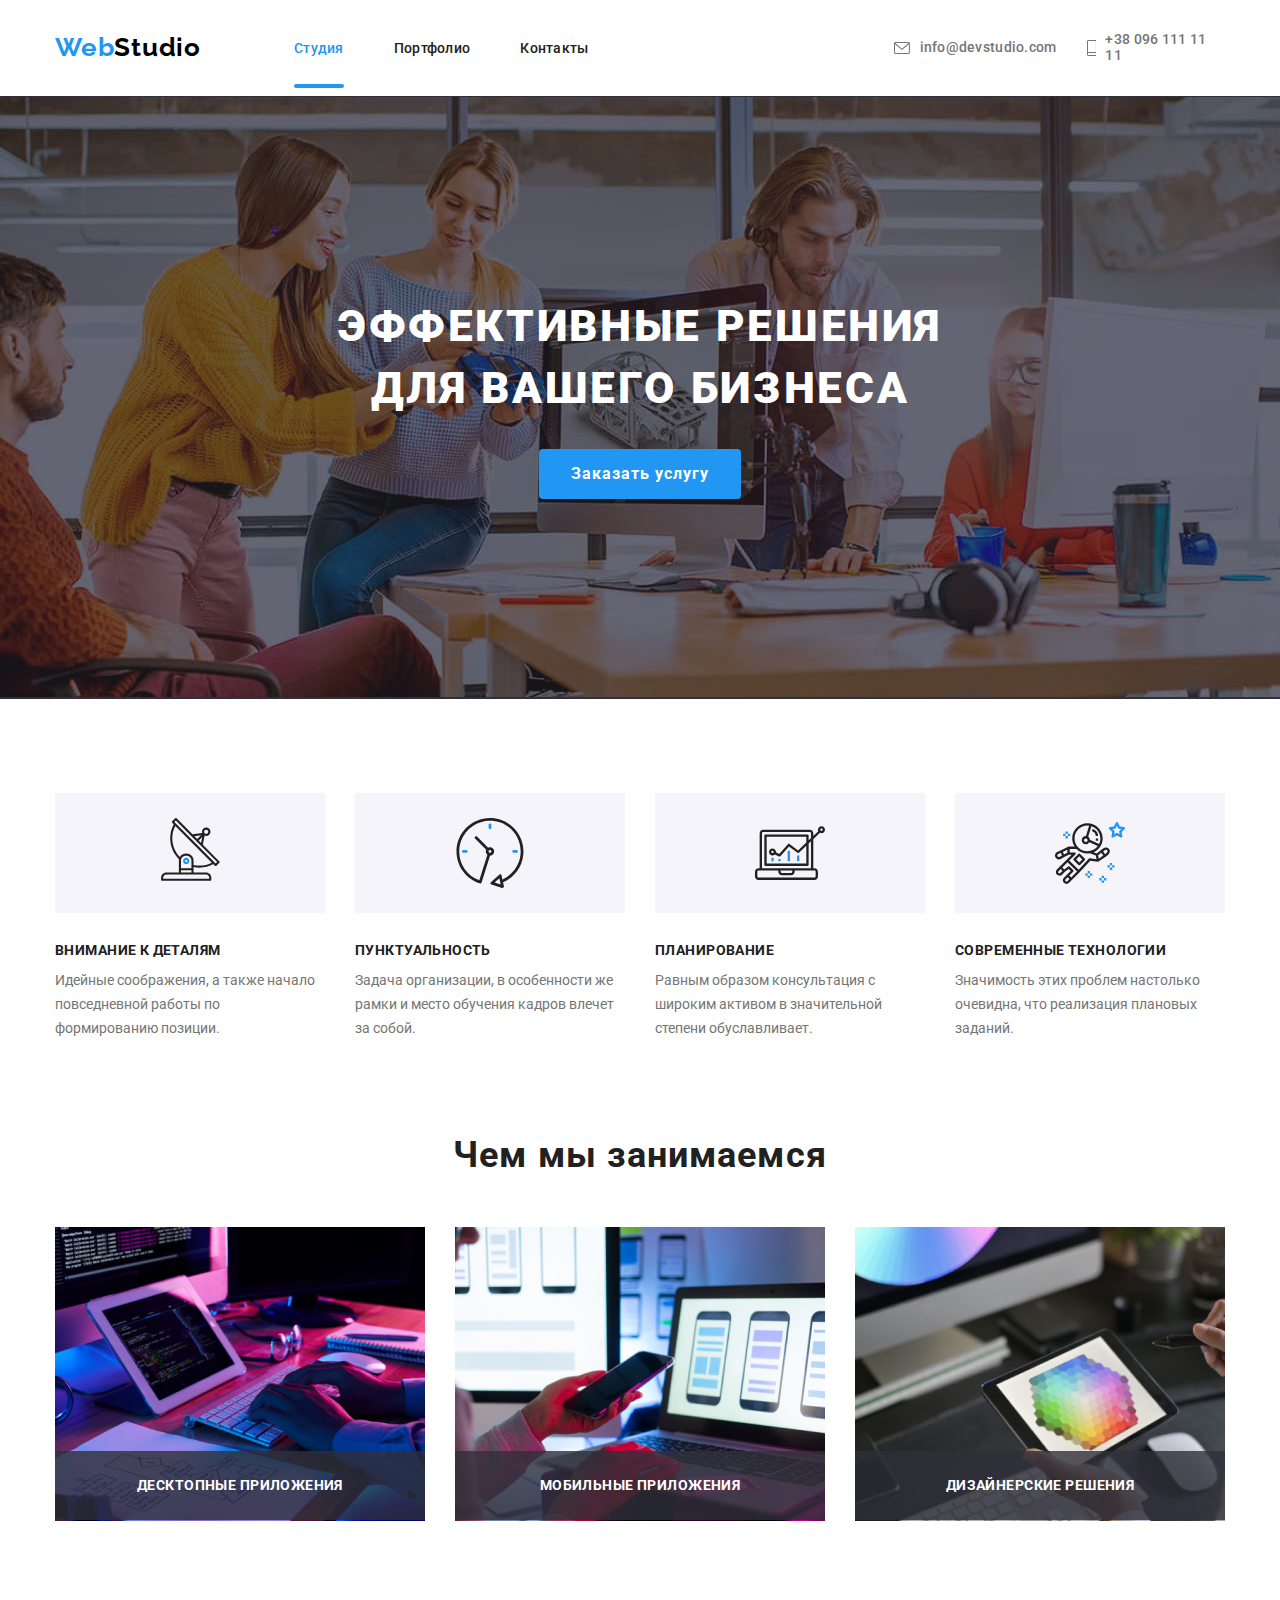
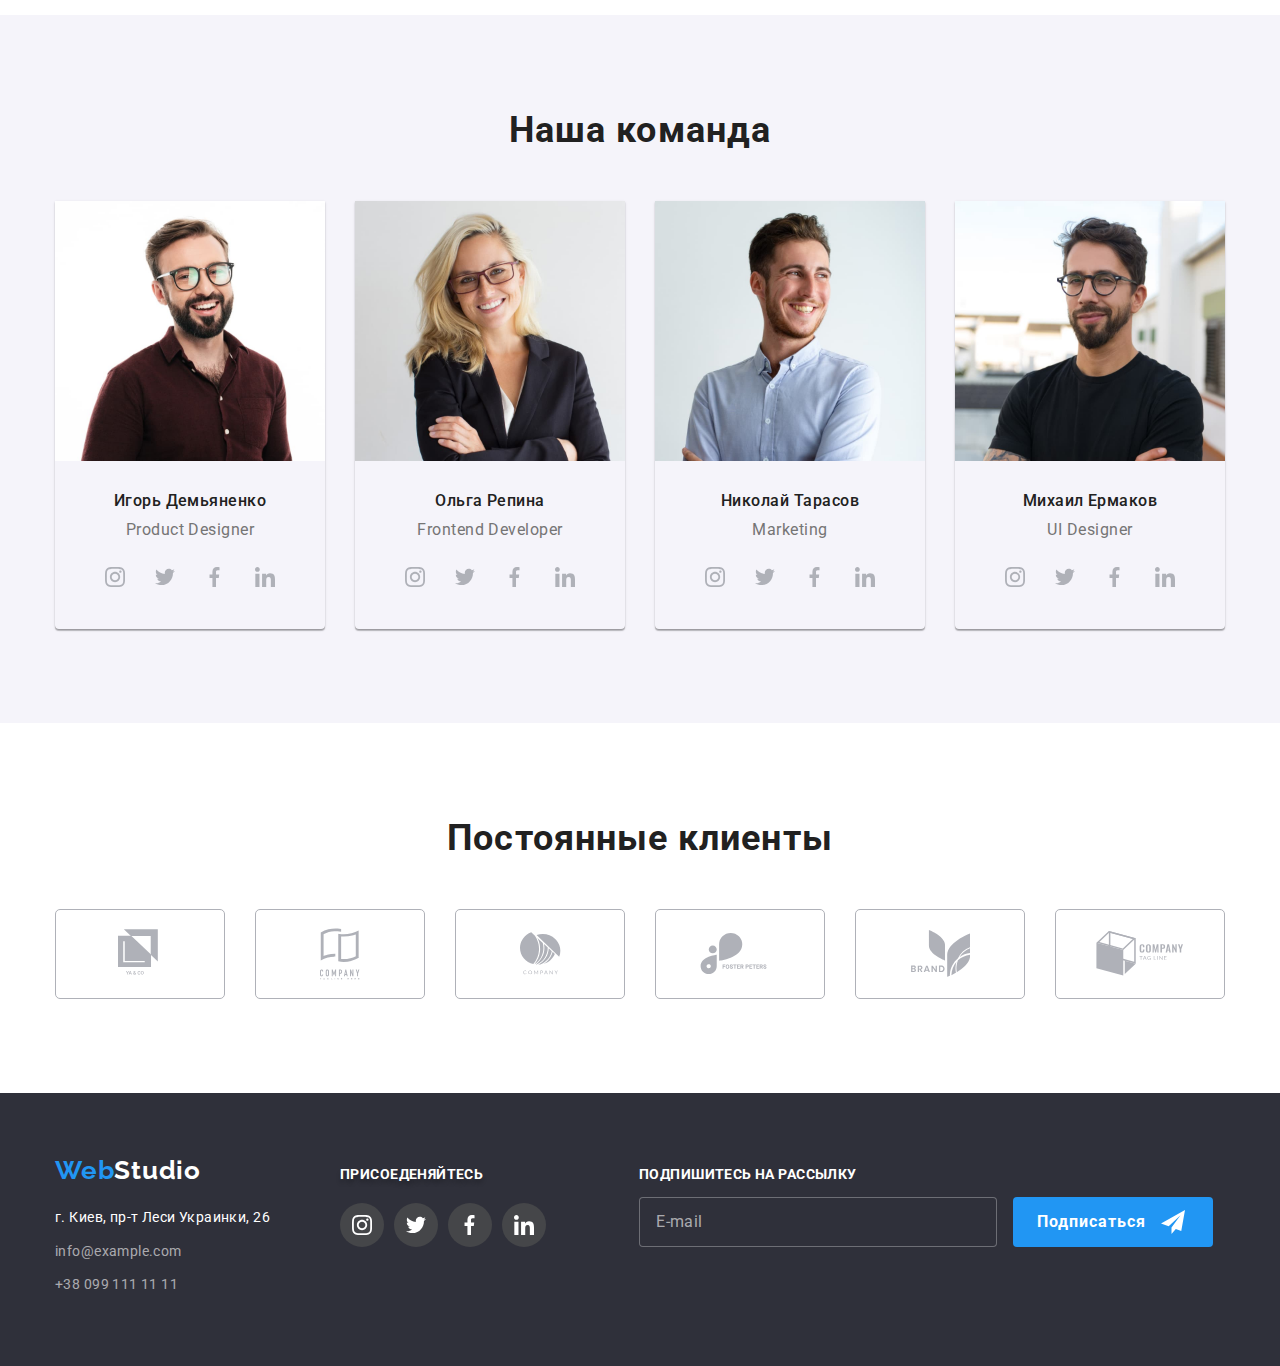
<file: index.html>
<!DOCTYPE html>
<html lang="ru">
<head>
    <meta charset="UTF-8">
    <meta name="viewport" content="width=device-width, initial-scale=1.0">
    <title>WebStudio</title>
    <link rel="preconnect" href="https://fonts.gstatic.com">
    <link rel="stylesheet" href="https://cdnjs.cloudflare.com/ajax/libs/modern-normalize/1.0.0/modern-normalize.min.css" />
    <link rel="preconnect" href="https://fonts.gstatic.com">
    <link href="https://fonts.googleapis.com/css2?family=Raleway:wght@700&family=Roboto:wght@400;500;700;900&display=swap"
        rel="stylesheet">
    <link rel="stylesheet" href="./css/styles.css">
</head>

<body>
    
    <header class="studio-header">
        <div class="container">
            
            <nav class="navigation">
                <a href="#" class="logo"> <span class="logo-web">Web</span>Studio</a>
        
                <ul class="navigation-list">
                    <li class="navigation-list-item">
                        <a class="navigation-list-item-link current" href="./index.html">Студия</a>
                    </li>
                    <li class="navigation-list-item">
                        <a class="navigation-list-item-link" href="./portfolio.html">Портфолио</a>
                    </li>
                    <li class="navigation-list-item">
                        <a class="navigation-list-item-link" href="#">Контакты</a> 
                    </li>
        
                </ul>
            </nav>

            <ul class="contacts-list">
                <li class="contacts-list-item">
                    <a class="contacts-list-item-link" href="mailto:info@devstudio.com">info@devstudio.com
                        <svg class="contacts-icon">
                            <use href="./img/sprite.svg#icon-email">

                            </use>
                        </svg>
                    </a>
                </li>
                <li class="contacts-list-item">
                    <a class="contacts-list-item-link" href="tel:+380961111111">+38 096 111 11 11
                    <svg class="contacts-icon-phone">
                        <use href="./img/sprite.svg#icon-phone">
                    
                        </use>
                    </svg>
                    </a>
                </li>
        </ul>
        </div>
    </header> 

    <main>
        
        <!--hero-->
        <section class="hero">
            <div class="container">
                <h1 class="hero-title">Эффективные решения для вашего бизнеса</h1>
                <button class="hero-button" type="button" data-modal-open>Заказать услугу</button>
            </div>
        </section>

        
        <section class="about">
            <div class="container">
            <h2 class="about-title" hidden>Почему мы</h2>
            <ul class="about-list">
            <li class="about-list-item">
             <div class="about-imge">
                 <svg class="about-icon">
                     <use href="./img/sprite.svg#icon-antenna1"></use>
                 </svg>
             </div>
             <h3 class="about-list-item-title">Внимание к деталям</h3>
             <p class="about-list-item-discription">Идейные соображения, а также начало повседневной работы по формированию позиции.</p>
            </li>

           <li class="about-list-item">
             <div class="about-imge">
                <svg class="about-icon">
                    <use href="./img/sprite.svg#icon-clock1"></use>
                </svg>
             </div>
             <h3 class="about-list-item-title">Пунктуальность</h3>
             <p class="about-list-item-discription">Задача организации, в особенности же рамки и место обучения кадров влечет за собой.</p>
            </li>

            <li class="about-list-item">
             <div class="about-imge">
                    <svg class="about-icon">
                        <use href="./img/sprite.svg#icon-diagram1"></use>
                    </svg>
             </div>
             <h3 class="about-list-item-title">Планирование</h3>
             <p class="about-list-item-discription">Равным образом консультация с широким активом в значительной степени обуславливает.</p>
            </li>

            <li class="about-list-item">
             <div class="about-imge">
                    <svg class="about-icon">
                        <use href="./img/sprite.svg#icon-astronaut1"></use>
                    </svg>
             </div>
             <h3 class="about-list-item-title">Современные технологии</h3>
             <p class="about-list-item-discription">Значимость этих проблем настолько очевидна, что реализация плановых заданий.</p>
            </li>
            </ul>
            </div>
        </section>

        <!--чем мы занимаемся-->
        <section class="works">
            <div class="container">
            <h2 class="works-title">Чем мы занимаемся</h2>
        <ul class="works-list">
            <li class="works-list-item">
                <div class="works-img-thumb">
                  <img src="./img/планшет+клава.png" alt="Человек печатает на клавиатуре" width="370" height="294">
                  <p class="works-img-description">
                    Десктопные приложения
                  </p>
                </div>
            </li>
            <li class="works-list-item">
                <div class="works-img-thumb">
                  <img src="./img/ноут.png" alt="Человек работает с ноутбуком и смартфоном" width="370" height="294">
                  <p class="works-img-description">
                    Мобильные приложения
                  </p>
                </div>
            </li>
            <li class="works-list-item">
                <div class="works-img-thumb">
                  <img src="./img/планшет.png" alt="Человек работает с планшетом" width="370" height="294">
                <p class="works-img-description">
                    Дизайнерские решения
                </p>
                </div>
            </li>
            
        </ul>
        </div>
        </section>

        <!--Наша команда-->
        <section class="team">
            <div class="container">
                <h2 class="team-title">Наша команда</h2>
                <ul class="team-list">
                
                    <li class="team-list-item">
                        <img class="team-img" src="./img/team/ИгорьДемьяненко.jpg" alt="Игорь Демьяненко" width="270" height="260">
                        <div class="team-container">
                            <h3 class="team-member">Игорь Демьяненко</h3>
                            <p class="team-member-discriptin">Product Designer</p>
                            <ul class="social-link-list">

                                <li class="social-link-item">
                                  <a href="#" class="social-link">
                                      <svg class="social-link-icon">
                                          <use href="./img/sprite.svg#icon-instagram2">
                                          </use>
                                      </svg>
                                  </a> 
                                </li>

                                <li class="social-link-item">
                                  <a href="#" class="social-link" >
                                    <svg class="social-link-icon">
                                        <use href="./img/sprite.svg#icon-twitter2">
                                        </use>
                                    </svg>
                                  </a>  
                                </li>

                                <li class="social-link-item">
                                  <a href="#" class="social-link">
                                    <svg class="social-link-icon">
                                        <use href="./img/sprite.svg#icon-facebook2">
                                        </use>
                                    </svg>
                                  </a>
                                </li>

                                <li class="social-link-item">
                                  <a href="#" class="social-link">
                                    <svg class="social-link-icon">
                                        <use href="./img/sprite.svg#icon-linkedin2">
                                        </use>
                                    </svg>
                                  </a> 
                                </li>

                            </ul>
                        </div>
                    </li>
                    <li class="team-list-item">
                        <img src="./img/team/ОльгаРепина.jpg" alt="Ольга Репина" width="270" height="260">
                        <div class="team-container">
                            <h3 class="team-member">Ольга Репина</h3>
                            <p class="team-member-discriptin">Frontend Developer</p>
                            <ul class="social-link-list">

                                <li class="social-link-item">
                                   <a href="#" class="social-link">
                                    <svg class="social-link-icon">
                                        <use href="./img/sprite.svg#icon-instagram2">
                                        </use>
                                    </svg>
                                   </a>
                                </li>

                                <li class="social-link-item">
                                   <a href="#" class="social-link">
                                        <svg class="social-link-icon">
                                            <use href="./img/sprite.svg#icon-twitter2">
                                            </use>
                                        </svg>
                                   </a>
                                </li>

                                <li class="social-link-item">
                                   <a href="#" class="social-link">
                                    <svg class="social-link-icon">
                                        <use href="./img/sprite.svg#icon-facebook2">
                                        </use>
                                    </svg>
                                   </a>
                                </li>

                                <li class="social-link-item">
                                   <a href="#" class="social-link">
                                    <svg class="social-link-icon">
                                        <use href="./img/sprite.svg#icon-linkedin2">
                                        </use>
                                    </svg>
                                   </a>
                                </li>

                            </ul>
                        </div>
                    </li>
                    <li class="team-list-item">
                        <img src="./img/team/НиколайТарасов.jpg" alt="Николай Тарасов" width="270" height="260">
                        <div class="team-container">
                            <h3 class="team-member">Николай Тарасов</h3>
                            <p class="team-member-discriptin">Marketing</p>
                            <ul class="social-link-list">

                                <li class="social-link-item">
                                  <a href="#" class="social-link">
                                    <svg class="social-link-icon">
                                        <use href="./img/sprite.svg#icon-instagram2">
                                        </use>
                                    </svg>
                                  </a>
                                </li>

                                <li class="social-link-item">
                                  <a href="#" class="social-link">
                                    <svg class="social-link-icon">
                                        <use href="./img/sprite.svg#icon-twitter2">
                                        </use>
                                    </svg>
                                  </a>
                                </li>

                                <li class="social-link-item">
                                  <a href="#" class="social-link">
                                    <svg class="social-link-icon">
                                        <use href="./img/sprite.svg#icon-facebook2">
                                        </use>
                                    </svg>
                                  </a>
                                </li>

                                <li class="social-link-item">
                                  <a href="#" class="social-link">
                                    <svg class="social-link-icon">
                                        <use href="./img/sprite.svg#icon-linkedin2">
                                        </use>
                                    </svg>
                                  </a>
                                </li>
                            </ul>
                        </div>
                    </li>
                    <li class="team-list-item">
                        <img src="./img/team/МихаилЕрмаков.jpg" alt="Михаил Ермаков" width="270" height="260">
                        <div class="team-container">
                            <h3 class="team-member">Михаил Ермаков</h3>
                            <p class="team-member-discriptin">UI Designer</p>
                            <ul class="social-link-list">

                                <li class="social-link-item">
                                  <a href="#" class="social-link">
                                    <svg class="social-link-icon">
                                        <use href="./img/sprite.svg#icon-instagram2">
                                        </use>
                                    </svg>
                                  </a> 
                                </li>
                                   
                                <li class="social-link-item">
                                  <a href="#" class="social-link">
                                    <svg class="social-link-icon">
                                        <use href="./img/sprite.svg#icon-twitter2">
                                        </use>
                                    </svg>
                                  </a>
                                </li>
                                   
                                <li class="social-link-item">
                                  <a href="#" class="social-link">
                                    <svg class="social-link-icon">
                                        <use href="./img/sprite.svg#icon-facebook2">
                                        </use>
                                    </svg>
                                  </a>
                                </li>

                                <li class="social-link-item">
                                  <a href="#" class="social-link">
                                    <svg class="social-link-icon">
                                        <use href="./img/sprite.svg#icon-linkedin2">
                                        </use>
                                    </svg>
                                  </a>
                                </li>

                            </ul>
                        </div>
                    </li>
            
                </ul>
            </div>
        </section>
        
        <!--постоянные клиенты-->

        <section class="clients">
            <div class="container">

            <h2 class="clients-title">Постоянные клиенты</h2>

            <ul class="clients-list">
                <li class="clients-item">
                    <a href="" class="clients-link">
                        <svg class="clients-icon" width="44" height="49">
                            <use href="./img/sprite.svg#icon-yaco3"></use>
                        </svg>
                    </a>
                </li>
                <li class="clients-item">
                    <a href="" class="clients-link">
                        <svg class="clients-icon" width="40" height="52">
                            <use href="./img/sprite.svg#icon-co3"></use>
                        </svg>
                    </a>
                </li>
                <li class="clients-item">
                    <a href="" class="clients-link">
                        <svg class="clients-icon" width="41" height="43">
                            <use href="./img/sprite.svg#icon-company3"></use>
                        </svg>
                    </a>
                </li>
                <li class="clients-item">
                    <a href="" class="clients-link">
                        <svg class="clients-icon" width="80" height="42">
                            <use href="./img/sprite.svg#icon-fosterpeters3"></use>
                        </svg>
                    </a>
                </li>
                <li class="clients-item">
                    <a href="" class="clients-link">
                        <svg class="clients-icon" width="59" height="47">
                            <use href="./img/sprite.svg#icon-brand3"></use>
                        </svg>
                    </a>
                </li>
                <li class="clients-item">
                    <a href="" class="clients-link">
                        <svg class="clients-icon" width="88" height="45">
                            <use href="./img/sprite.svg#icon-companytagline3"></use>
                        </svg>
                    </a>
                </li>
            </ul>
            </div>
        </section>
        
    </main>

    <footer class="footer">
      <div class="container">
        <div class="foot-main">
         <div class="foot-contacts">
           <a class="logo footer" href="#"> <span class="logo-web">Web</span>Studio</a>

           <address class="address">
            <p class="address-discription">г. Киев, пр-т Леси Украинки, 26</p>
            <ul class="address-list">
            <li class="address-list-item"><a class="address-link" href="mailto:info@example.com">info@example.com</a></li>
            <li class="address-list-item"><a class="address-link" href="tel:+380991111111">+38 099 111 11 11</a></li>
            </ul>
           </address>
         </div>

         <div class="foot-social">
            <p class="foot-social-title">Присоеденяйтесь</p>

            <ul class="foot-social-link-list">
            
                <li class="foot-social-link-item">
                    <a href="#" class="foot-social-link">
                        <svg class="foot-social-link-icon">
                            <use href="./img/sprite.svg#icon-instagram2">
                            </use>
                        </svg>
                    </a>
                </li>
            
                <li class="foot-social-link-item">
                    <a href="#" class="foot-social-link">
                        <svg class="foot-social-link-icon">
                            <use href="./img/sprite.svg#icon-twitter2">
                            </use>
                        </svg>
                    </a>
                </li>
            
                <li class="foot-social-link-item">
                    <a href="#" class="foot-social-link">
                        <svg class="foot-social-link-icon">
                            <use href="./img/sprite.svg#icon-facebook2">
                            </use>
                        </svg>
                    </a>
                </li>
            
                <li class="foot-social-link-item">
                    <a href="#" class="foot-social-link">
                        <svg class="foot-social-link-icon">
                            <use href="./img/sprite.svg#icon-linkedin2">
                            </use>
                        </svg>
                    </a>
                </li>
            
            </ul>
         
        </div>

        <div class="sign-in-conteiner">

         <form action=""> 
            <p class="sign-in-title">Подпишитесь на рассылку</p>
            <input type="email" class="footer-e-mail" placeholder="E-mail">
            <button type="submit" class="footer-send-button">Подписаться
                <svg class="footer-send-button-icon">
                    <use href="./img/sprite.svg#icon-mail-send"></use>
                </svg>
            </button>
          </form>
        </div>
      </div>
    </div> 
    </footer>

    <div class="backdrop is-hidden" data-modal>
        <div class="modal">
            <button type="button" class="modal-close-button" data-modal-close>
                <svg class="icon-close-modal">
                    <use href="./img/sprite.svg#icon-cros-close"></use>
                </svg>
            </button>

            <form action="" class="modal-form">

                <p class="modal-title">
                    Оставьте свои данные, мы вам перезвоним
                </p>

                <label for="" class="modal-label">Имя
                    <span class="madal-input-wraper">
                      <input type="text" name="user-name" class="modal-input">
                      <svg class="modal-icon">
                        <use href="./img/sprite.svg#icon-user-name"></use>
                      </svg>
                    </span>
                </label>
                
                
                

                <label for="" class="modal-label">Телефон
                    <span class="madal-input-wraper">
                      <input type="tel" name="user-phone" class="modal-input">
                      <svg class="modal-icon">
                        <use href="./img/sprite.svg#icon-user-phone"></use>
                      </svg>
                    </span>
                </label>
                

                <label for="" class="modal-label">Почта
                    <span class="madal-input-wraper">
                      <input type="email" name="user-email" class="modal-input">
                      <svg class="modal-icon">
                        <use href="./img/sprite.svg#icon-email-black-18dp-1"></use>
                      </svg>
                    </span>
                </label>
                

                <label for="" class="modal-label">Комментарий
                    <textarea name="user-comment" id="" class="modal-comment" placeholder="Введите текст"></textarea>
                </label>
                
                <input id="check" type="checkbox" name="user-check" class="modal-check visually-hidden">
                <label for="check" class="modal-check-discription">Соглашаюсь с рассылкой и принимаю 
                    <a href="#" class="modal-link">Условия договора</a>
                </label>

                <button type="submit" class="modal-send-button">Отправить</button>
                
            </form>
        </div>
    </div>

 <script src="./js/modal.js"></script>
    
</body>
</html>
</file>
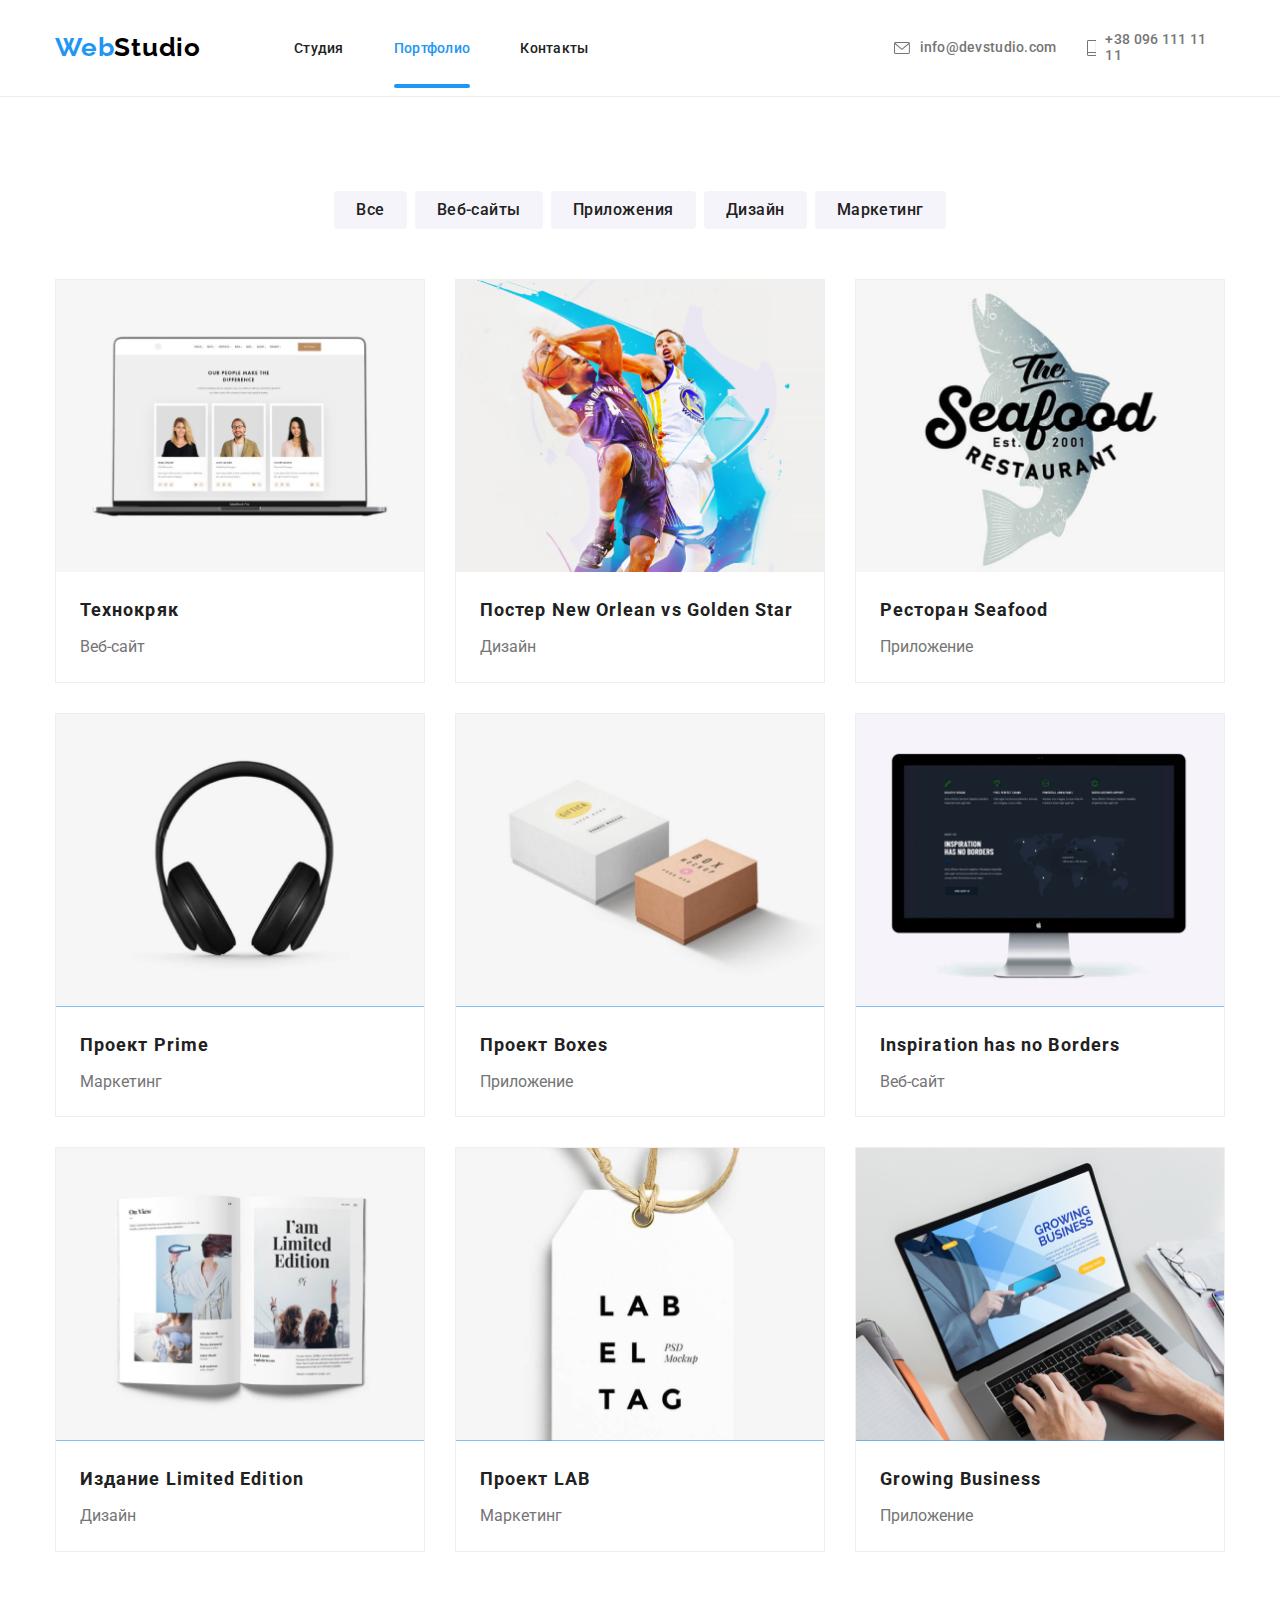
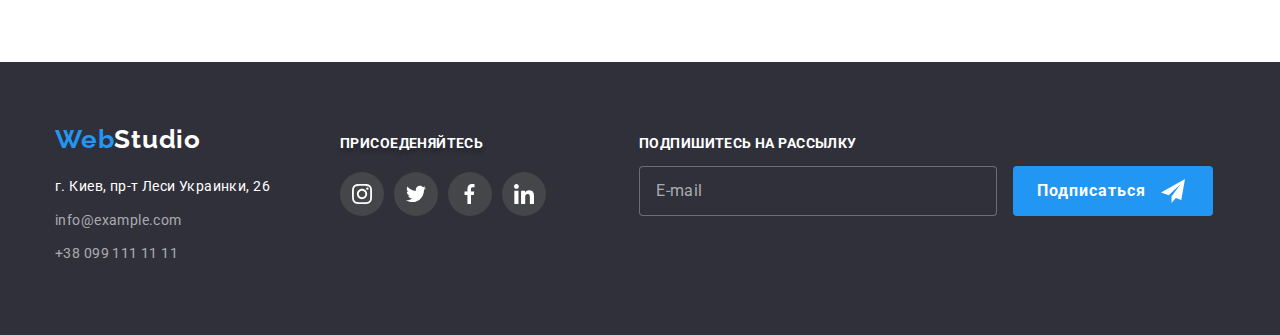
<file: portfolio.html>
<!DOCTYPE html>
<html lang="ru">
<head>
    <meta charset="UTF-8">
    <meta name="viewport" content="width=device-width, initial-scale=1.0">
    <title>Portfolio</title>
    <link rel="preconnect" href="https://fonts.gstatic.com">
    <link rel="stylesheet" href="https://cdnjs.cloudflare.com/ajax/libs/modern-normalize/1.0.0/modern-normalize.min.css" />
    <link rel="preconnect" href="https://fonts.gstatic.com">
    <link rel="preconnect" href="https://fonts.gstatic.com">
    <link href="https://fonts.googleapis.com/css2?family=Raleway:wght@700&family=Roboto:wght@400;500;700;900&display=swap"
        rel="stylesheet">
     <link rel="stylesheet" href="./css/styles.css">
</head>

<body>

<header class="portfolio-header">
    <div class="container">

        <nav class="navigation">
            <a href="#" class="logo"> <span class="logo-web">Web</span>Studio</a>

            <ul class="navigation-list">
                <li class="navigation-list-item">
                    <a class="navigation-list-item-link" href="./index.html">Студия</a>
                </li>
                <li class="navigation-list-item">
                    <a class="navigation-list-item-link current" href="./portfolio.html">Портфолио</a>
                </li>
                <li class="navigation-list-item">
                    <a class="navigation-list-item-link" href="#">Контакты</a>
                </li>

            </ul>
        </nav>

        <ul class="contacts-list">
            <li class="contacts-list-item">
                <a class="contacts-list-item-link" href="mailto:info@devstudio.com">info@devstudio.com
                    <svg class="contacts-icon">
                        <use href="./img/sprite.svg#icon-email">

                        </use>
                    </svg>
                </a>
            </li>
            <li class="contacts-list-item">
                <a class="contacts-list-item-link" href="tel:+380961111111">+38 096 111 11 11
                    <svg class="contacts-icon-phone">
                        <use href="./img/sprite.svg#icon-phone">

                        </use>
                    </svg>
                </a>
            </li>
        </ul>
    </div>
</header>

<h1 class="visually-hidden">Portfolio</h1>

<!--ФИЛЬТР-->

    <section class="portfolio-main">
        <div class="container">

            <ul class="filter-botoms">
                <li>
                    <a class="filter-botton" href="#">Все</a>
                </li>

                <li>
                    <a class="filter-botton" href="#">Веб-сайты</a>
                </li>

                <li>
                    <a class="filter-botton" href="#">Приложения</a>
                </li>

                <li>
                    <a class="filter-botton" href="#">Дизайн</a>
                </li>

                <li>
                    <a class="filter-botton" href="#">Маркетинг</a>
                </li>

            </ul>





<!--ПРОЕКТЫ-->

            <ul class="projects-list">

                <li class="projects-list-item">
                    <a class="project-link" href="#">
                        <div class="card-thumb">
                            <img src="./img/технокряк.png" alt="ноутбук">
                            <p class="card-overlay">Технокряк это современная площадка распространения коронавируса. Компании используют эту
                                платформу для цифрового
                                шпионажа и атак на защищённые сервера конкурентов.
                            </p>
                        </div>
                        <div class="discription">
                            <h2 class="projects-list-title">Технокряк</h2>
                            <p class="projects-list-discription">Веб-сайт</p>
                        </div>
                    </a>
                </li>

                <li class="projects-list-item">
                    <a class="project-link" href="#">
                        <div class="card-thumb">
                            <img src="./img/ПостерNewOrleanvsGoldenStar.png" alt="баскетьолисты">
                            <p class="card-overlay">Технокряк это современная площадка распространения коронавируса. Компании используют эту
                                платформу для цифрового
                                шпионажа и атак на защищённые сервера конкурентов.
                            </p>
                        </div>
                        <div class="discription">
                            <h2 class="projects-list-title">Постер New Orlean vs Golden Star</h2>
                            <p class="projects-list-discription">Дизайн</p>
                        </div>
                    </a>
                </li>

                <li class="projects-list-item">
                    <a class="project-link" href="#">
                        <div class="card-thumb">
                            <img src="./img/РесторанSeafood.png" alt="рыба">
                            <p class="card-overlay">Технокряк это современная площадка распространения коронавируса. Компании используют эту
                                платформу для цифрового
                                шпионажа и атак на защищённые сервера конкурентов.
                            </p>
                        </div>
                        <div class="discription">
                            <h2 class="projects-list-title">Ресторан Seafood</h2>
                            <p class="projects-list-discription">Приложение</p>
                        </div>
                    </a>
                </li>

                <li class="projects-list-item">
                    <a class="project-link" href="#">
                        <div class="card-thumb">
                            <img src="./img/ПроектPrime.png" alt="наушники">
                            <p class="card-overlay">Технокряк это современная площадка распространения коронавируса. Компании используют эту
                                платформу для цифрового
                                шпионажа и атак на защищённые сервера конкурентов.
                            </p>
                        </div>
                        <div class="discription">
                            <h2 class="projects-list-title">Проект Prime</h2>
                            <p class="projects-list-discription">Маркетинг</p>
                        </div>
                    </a>
                </li>

                <li class="projects-list-item">
                    <a class="project-link" href="#">
                        <div class="card-thumb">
                            <img src="./img/ПроектBoxes.png" alt="коробки">
                            <p class="card-overlay">Технокряк это современная площадка распространения коронавируса. Компании используют эту
                                платформу для цифрового
                                шпионажа и атак на защищённые сервера конкурентов.
                            </p>
                        </div>
                        <div class="discription">
                            <h2 class="projects-list-title">Проект Boxes</h2>
                            <p class="projects-list-discription">Приложение</p>
                        </div>
                    </a>
                </li>

                <li class="projects-list-item">
                    <a class="project-link" href="">
                        <div class="card-thumb">
                            <img src="./img/InspirationhasnoBorders.png" alt="монитор">
                            <p class="card-overlay">Технокряк это современная площадка распространения коронавируса. Компании используют эту
                                платформу для цифрового
                                шпионажа и атак на защищённые сервера конкурентов.
                            </p>
                        </div>
                        <div class="discription">
                            <h2 class="projects-list-title">Inspiration has no Borders</h2>
                            <p class="projects-list-discription">Веб-сайт</p>
                        </div>
                    </a>
                </li>

                <li class="projects-list-item">
                    <a class="project-link" href="#">
                        <div class="card-thumb">
                            <img src="./img/ИзданиеLimitedEdition.png" alt="журнал">
                            <p class="card-overlay">Технокряк это современная площадка распространения коронавируса. Компании используют эту
                                платформу для цифрового
                                шпионажа и атак на защищённые сервера конкурентов.
                            </p>
                        </div>
                        <div class="discription">
                            <h2 class="projects-list-title">Издание Limited Edition</h2>
                            <p class="projects-list-discription">Дизайн</p>
                        </div>
                    </a>
                </li>

                <li class="projects-list-item">
                    <a class="project-link" href="#">
                        <div class="card-thumb">
                            <img src="./img/ПроектLAB.png" alt="бирка">
                            <p class="card-overlay">Технокряк это современная площадка распространения коронавируса. Компании используют эту
                                платформу для цифрового
                                шпионажа и атак на защищённые сервера конкурентов.
                            </p>
                        </div>
                        <div class="discription">
                            <h2 class="projects-list-title">Проект LAB</h2>
                            <p class="projects-list-discription">Маркетинг</p>
                        </div>
                    </a>
                </li>

                <li class="projects-list-item">
                    <a class="project-link" href="#">
                        <div class="card-thumb">
                            <img src="./img/GrowingBusiness.png" alt="ноутбукируки">
                            <p class="card-overlay">Технокряк это современная площадка распространения коронавируса. Компании используют эту
                                платформу для цифрового
                                шпионажа и атак на защищённые сервера конкурентов.
                            </p>
                        </div>
                        <div class="discription">
                            <h2 class="projects-list-title">Growing Business</h2>
                            <p class="projects-list-discription">Приложение</p>
                        </div>
                    </a>
                </li>

            </ul>
        </div>
    </section>


<footer class="footer">
    <div class="container">
        <div class="foot-main">
            <div class="foot-contacts">
                <a class="logo footer" href="#"> <span class="logo-web">Web</span>Studio</a>

                <address class="address">
                    <p class="address-discription">г. Киев, пр-т Леси Украинки, 26</p>
                    <ul class="address-list">
                        <li class="address-list-item"><a class="address-link"
                                href="mailto:info@example.com">info@example.com</a></li>
                        <li class="address-list-item"><a class="address-link" href="tel:+380991111111">+38 099 111 11
                                11</a></li>
                    </ul>
                </address>
            </div>

            <div class="foot-social">
                <p class="foot-social-title">Присоеденяйтесь</p>

                <ul class="foot-social-link-list">

                    <li class="foot-social-link-item">
                        <a href="#" class="foot-social-link">
                            <svg class="foot-social-link-icon">
                                <use href="./img/sprite.svg#icon-instagram2">
                                </use>
                            </svg>
                        </a>
                    </li>

                    <li class="foot-social-link-item">
                        <a href="#" class="foot-social-link">
                            <svg class="foot-social-link-icon">
                                <use href="./img/sprite.svg#icon-twitter2">
                                </use>
                            </svg>
                        </a>
                    </li>

                    <li class="foot-social-link-item">
                        <a href="#" class="foot-social-link">
                            <svg class="foot-social-link-icon">
                                <use href="./img/sprite.svg#icon-facebook2">
                                </use>
                            </svg>
                        </a>
                    </li>

                    <li class="foot-social-link-item">
                        <a href="#" class="foot-social-link">
                            <svg class="foot-social-link-icon">
                                <use href="./img/sprite.svg#icon-linkedin2">
                                </use>
                            </svg>
                        </a>
                    </li>

                </ul>
            </div>

            <div class="sign-in-conteiner">
            
                <form action="">
                    <p class="sign-in-title">Подпишитесь на рассылку</p>
                    <input type="email" class="footer-e-mail" placeholder="E-mail">
                    <button type="submit" class="footer-send-button">Подписаться
                        <svg class="footer-send-button-icon">
                            <use href="./img/sprite.svg#icon-mail-send"></use>
                        </svg>
                    </button>
                </form>
            </div>
        </div>
    </div>
</footer>

</body>
</html>
</file>
<file: css/styles.css>
/*----------------------------------------------Studio------------------*/
*,
*::before,
*::after {
  box-sizing: border-box;
}

:root {
  --primery-white: #ffffff;
  --primery-black: #212121;
  --primery-blue: #2196f3;
  --primery-grey: #757575;
}

body {
  font-family: Roboto;
}

ul {
  list-style: none;
}

a {
  text-decoration: none;
}

img {
  height: auto;
  display: block;
  max-width: 100%;
}

.container {
  width: 1200px;
  margin: 0 auto;
  padding-left: 15px;
  padding-right: 15px;
}

.navigation-list,
.about-list {
  padding: 0px;
  display: flex;
  align-items: center;
}

.contacts-list-item-link {
  display: flex;
  justify-content: center;
  align-items: center;
  flex-direction: row-reverse;
  flex-wrap: nowrap;
}

/*BUTTON*/
.hero-button {
  min-width: 200px;
  padding: 10px 32px;
  font-weight: 700;
  font-size: 16px;
  line-height: 1.87;
  letter-spacing: 0.06em;
  color: var(--primery-white);
  background-color: var(--primery-blue);
  border-radius: 4px;
  border: 0;
}

.filter-botton {
  display: inline-block;

  padding: 6px 22px;
  font-weight: 500;
  font-size: 16px;
  line-height: 1.62;
  text-align: center;
  letter-spacing: 0.03em;
  border-radius: 4px;

  color: var(--primery-black);
  background-color: #f5f4fa;
  transition: background-color 250ms cubic-bezier(0.4, 0, 0.2, 1),
    color 250ms cubic-bezier(0.4, 0, 0.2, 1),
    box-shadow 250ms cubic-bezier(0.4, 0, 0.2, 1);
}

.filter-botton:hover,
.filter-botton:focus {
  color: var(--primery-white);
  background-color: var(--primery-blue);
  box-shadow: 0px 1px 3px rgba(0, 0, 0, 0.12), 0px 1px 1px rgba(0, 0, 0, 0.14),
    0px 2px 1px rgba(0, 0, 0, 0.2);
}

.modal-send-button {
  min-width: 200px;
  align-self: center;
  margin-top: 30px;
  padding: 10px 32px;
  font-weight: 700;
  font-size: 16px;
  line-height: 1.87;
  letter-spacing: 0.06em;
  color: var(--primery-white);
  background-color: var(--primery-blue);
  border-radius: 4px;
  border: 0;
  box-shadow: 0px 4px 4px rgba(0, 0, 0, 0.25);
}

.modal-send-button:focus,
.modal-send-button:hover {
  background-color: #188ce8;
}

.footer-send-button {
  position: relative;
  min-width: 200px;
  margin-left: 12px;
  padding: 10px 24px;
  text-align: left;
  font-style: normal;
font-weight: 700;
font-size: 16px;
line-height: 1.87;
letter-spacing: 0.06em;
  color: var(--primery-white);
  background-color: var(--primery-blue);
  border-radius: 4px;
  border: 0;
}

.footer-send-button-icon {
  position: absolute;
  right: 28px;
  top: 13px;
  height: 24px;
  width: 24px;
}
/*---HEADER---*/

.studio-header .container {
  display: flex;
  align-items: center;
}
.navigation {
  display: flex;
  align-items: center;
}

.logo {
  font-family: Raleway;
  font-weight: 700;
  font-size: 26px;
  line-height: 1.19;
  letter-spacing: 0.03em;
  color: #000000;
  margin-right: 93px;
  padding: 24px 0px;
}

.logo-web {
  color: var(--primery-blue);
}

.navigation-list {
  margin: 0px;
}

.navigation-list-item:not(:last-child) {
  margin-right: 50px;
}

.navigation-list-item-link,
.contacts-list-item-link {
  /* display: block; */
  padding: 32px 0;
  transition: color 250ms cubic-bezier(0.4, 0, 0.2, 1);
}

.navigation-list-item-link {
  font-weight: 500;
  font-size: 14px;
  line-height: 1.14;
  letter-spacing: 0.02em;
  color: var(--primery-black);
}
.navigation-list-item-link:hover,
.navigation-list-item-link:focus,
.address-link:hover,
.address-link:focus {
  color: var(--primery-blue);
}

.navigation-list-item-link.current {
  color: var(--primery-blue);
  position: relative;
}

.navigation-list-item-link.current::after {
  display: block;
  position: absolute;
  content: "";
  bottom: 0;
  width: 100%;
  height: 4px;
  border-radius: 2px;
  background-color: var(--primery-blue);
}

.contacts-list {
  padding: 0px;
  display: flex;
  align-items: center;
  margin-left: 305px;
  margin-top: 0px;
  margin-bottom: 0px;
}

.contacts-list-item:not(:last-child) {
  margin-right: 30px;
}
.contacts-list-item {
}

.contacts-list-item-link {
  font-weight: 500;
  font-size: 14px;
  line-height: 1.14;
  letter-spacing: 0.02em;
  color: var(--primery-grey);
}
.contacts-list-item-link:hover,
.contacts-list-item-link:focus {
  color: var(--primery-blue);
}

.contacts-icon {
  margin-right: 10px;
  height: 12px;
  width: 16px;
  fill: #757575;
  transition: fill 250ms cubic-bezier(0.4, 0, 0.2, 1);
}

.contacts-list-item-link:hover .contacts-icon,
.contacts-list-item-link:focus .contacts-icon {
  fill: var(--primery-blue);
}

.contacts-icon-phone {
  margin-right: 9px;
  height: 16px;
  width: 10px;
  fill: #757575;
  transition: fill 250ms cubic-bezier(0.4, 0, 0.2, 1);
}

.contacts-list-item-link:hover .contacts-icon-phone,
.contacts-list-item-link:focus .contacts-icon-phone {
  fill: var(--primery-blue);
}

/*---HEADER END---*/

/*HERO*/
.hero {
  margin: auto;

  padding-top: 200px;
  padding-bottom: 200px;
  background-color: #2f303a;
  background-image: linear-gradient(
      to right,
      rgba(47, 48, 58, 0.4),
      rgba(47, 48, 58, 0.4)
    ),
    url("../img/hero-foto.jpg");
  height: auto;
  display: block;
  max-width: 100%;
  background-repeat: no-repeat;
  text-align: center;
  background-position: center;
}

.hero-title {
  width: 700px;
  margin: 0 auto 30px;
  font-weight: 900;
  font-size: 44px;
  line-height: 1.4;
  letter-spacing: 0.06em;
  text-align: center;
  letter-spacing: 0.06em;
  text-transform: uppercase;
  color: #ffffff;
}
/*HERO END*/

/*ABOUT*/
.about,
.works {
  padding-top: 94px;
  padding-bottom: 94px;
}

.about-title {
  color: var(--primery-white);
}

.about-list {
  margin: 0px;
}

.about-list-item {
  width: calc((100% - 3 * 30px) / 4);
}

.about-list-item:not(:last-child) {
  margin-right: 30px;
}

.about-list-item-title,
.about-list-item-discription {
  margin: 0 0;
  margin-bottom: 10px;
}

.about-imge {
  display: flex;
  justify-content: center;
  align-items: center;
  height: 120px;
  width: 270px;
  margin-bottom: 30px;
  background-color: #f5f4fa;
}

.about-icon {
  height: 70px;
  width: 70px;
}

.about-list-item-title {
  font-weight: 700;
  font-size: 14px;
  line-height: 1.14;
  letter-spacing: 0.03em;
  color: var(--primery-black);
  text-transform: uppercase;
}

.about-list-item-discription {
  font-weight: 400;
  font-size: 14px;
  line-height: 1.71;
  color: var(--primery-grey);
  margin-bottom: 0px;
}
/*ABOUT END*/

/*---WORKS---*/
.works {
  padding-top: 0px;
}

.works-title {
  font-weight: 700;
  font-size: 36px;
  line-height: 1.16;
  letter-spacing: 0.03em;
  text-align: center;
  color: var(--primery-black);
  padding-bottom: 0px;
  border: 0px;
  margin-top: 0px;
  margin-bottom: 50px;
}

.works-list {
  display: flex;
  margin: 0px;
  padding-left: 0px;
}

.works-list-item {
}
.works-list-item:not(:last-child) {
  margin-right: 30px;
}

.works-img-thumb {
  position: relative;
  height: auto;
  display: block;
  max-width: 100%;
}

.works-img-description {
  position: absolute;
  width: 100%;
  left: 0;
  top: 0;
  margin-top: 224px;
  padding: 27px;
  background-color: rgba(47, 48, 58, 0.8);
  color: var(--primery-white);
  font-weight: 700;
  font-size: 14px;
  line-height: 1.14;
  text-align: center;
  letter-spacing: 0.03em;
  text-transform: uppercase;
}
/*---WORKS END---*/

/*---TEAM---*/
.team {
  padding-top: 94px;
  padding-bottom: 94px;
  margin: auto;
  max-width: 1600px;
  background-color: #f5f4fa;
}

.team-title {
  font-weight: 700;
  font-size: 36px;
  line-height: 1.17;
  text-align: center;
  letter-spacing: 0.03em;
  color: var(--primery-black);
  margin: 0px;
  margin-bottom: 50px;
}

.team-list {
  margin: 0px;
  display: flex;
  margin-left: -30px;
  padding-bottom: 0px;
  padding-left: 0px;
}

.team-list-item {
  flex-basis: calc(100% / 3 - 30px);
  margin-left: 30px;
  box-shadow: 0px 1px 3px rgba(0, 0, 0, 0.12), 0px 1px 1px rgba(0, 0, 0, 0.14),
    0px 2px 1px rgba(0, 0, 0, 0.2);
  border-radius: 0px 0px 4px 4px;
}

.team-container {
  padding-top: 30px;
  padding-bottom: 30px;
}

.team-img {
  height: auto;
  display: block;
  max-width: 100%;
}

.team-member {
  margin: 0px;
  margin-right: auto;
  margin-bottom: 10px;
  font-weight: 500;
  font-size: 16px;
  line-height: 1.19;
  letter-spacing: 0.03em;
  text-align: center;
  color: var(--primery-black);
}

.team-member-discriptin {
  margin-top: 0px;

  margin: 0px;
  font-weight: 400;
  font-size: 16px;
  line-height: 1.19;
  letter-spacing: 0.03em;
  text-align: center;
  color: var(--primery-grey);
}

.social-link-list {
  display: flex;
  padding: 0px;
  margin-top: 16px;
  margin-right: 32px;
  /* margin-bottom: 30px; */
  margin-left: 32px;
  justify-content: space-evenly;
  align-items: center;
}

.social-link-item {
  display: flex;
}

.social-link {
  display: flex;
  justify-content: center;
  align-items: center;
  width: 44px;
  height: 44px;
  border-radius: 50%;
  fill: #afb1b8;
  transition: background-color 250ms cubic-bezier(0.4, 0, 0.2, 1);
}

.social-link:hover,
.social-link:focus {
  background-color: var(--primery-blue);
}

.social-link-icon {
  width: 20px;
  height: 20px;
  transition: fill 250ms cubic-bezier(0.4, 0, 0.2, 1);
}

.social-link:hover .social-link-icon,
.social-link:focus .social-link-icon {
  fill: #ffffff;
}
/*---TEAM END---*/

/*---CLIENTS---*/
.clients {
  padding-top: 94px;
  padding-bottom: 94px;
}

.clients-title {
  font-weight: 700;
  font-size: 36px;
  line-height: 1.17;
  text-align: center;
  letter-spacing: 0.03em;
  color: var(--primery-black);
  margin: 0px;
  margin-bottom: 50px;
}

.clients-list {
  display: flex;
  margin: 0px;
  padding: 0px;
}

.clients-link {
  display: flex;
  justify-content: center;
  align-items: center;
  width: 170px;
  height: 90px;
  border: 1px solid #afb1b8;
  border-radius: 5px;
  transition: border 250ms cubic-bezier(0.4, 0, 0.2, 1);
}

.clients-link:hover,
.clients-link:focus {
  border: 1px solid var(--primery-blue);
}

.clients-item:not(:first-child) {
  margin-left: 30px;
}

.clients-icon {
  display: block;
  fill: #afb1b8;
  transition: fill 250ms cubic-bezier(0.4, 0, 0.2, 1);
}

.clients-link:hover .clients-icon,
.clients-link:focus .clients-icon {
  fill: var(--primery-blue);
}

/*---CLIENTS END---*/

/*---FOOTER---*/
.footer .container {
}

.footer {
  display: flex;
  background-color: #2f303a;
  max-width: 1600px;
  margin: auto;
  padding-top: 60px;
  padding-bottom: 60px;
}

.foot-main {
  display: flex;
  align-items: baseline;
}

.logo.footer {
  margin-bottom: 20px;
  font-family: Raleway;
  font-weight: 700;
  font-size: 26px;
  line-height: 1.19;
  letter-spacing: 0.03em;
  color: var(--primery-white);
  padding: 0;
}

.address {
  font-style: normal;
}

.address-discription {
  font-weight: 400;
  font-size: 14px;
  line-height: 1.71;
  letter-spacing: 0.03em;
  color: var(--primery-white);
  margin: 0px;
  margin-bottom: 10px;
}

.address-list {
  margin-top: 0px;
  margin-bottom: 0px;
  padding: 0px;
}

.address-list-item {
  margin-bottom: 9px;
}

.address-link {
  font-weight: 400;
  font-size: 14px;
  line-height: 1.71;
  letter-spacing: 0.03em;
  color: rgba(255, 255, 255, 0.6);
  transition: color 250ms cubic-bezier(0.4, 0, 0.2, 1);
}

.foot-social {
  margin-left: 70px;
}

.foot-social-title {
  margin-top: 0px;
  margin-bottom: 20px;
  font-family: Roboto;
  font-weight: 700;
  font-size: 14px;
  line-height: 1.14;
  letter-spacing: 0.03em;
  text-transform: uppercase;
  color: var(--primery-white);
  text-shadow: 0px 4px 4px rgba(0, 0, 0, 0.25);
}
.foot-social-link-list {
  display: flex;
  padding: 0px;
  margin: 0px;
}

.foot-social-link-item:not(:first-child) {
  margin-left: 10px;
}

.foot-social-link {
  display: flex;
  justify-content: center;
  align-items: center;
  width: 44px;
  height: 44px;
  border-radius: 50%;
  background-color: #454649;
  transition: background-color 250ms cubic-bezier(0.4, 0, 0.2, 1);
}

.foot-social-link:hover,
.foot-social-link:focus {
  background-color: var(--primery-blue);
}

.foot-social-link-icon {
  width: 20px;
  height: 20px;
  fill: var(--primery-white);
}

.sign-in-conteiner {
  padding-left: 93px;
}

.sign-in-title {
font-weight: 700;
font-size: 14px;
line-height: 1.14;
letter-spacing: 0.03em;
text-transform: uppercase;
color: var(--primery-white);
}

.footer-e-mail {
width: 358px;
height: 50px;
padding-left: 16px;
border: 1px solid rgba(255, 255, 255, 0.3);
background-color: #2F303A;
border-radius: 4px;
color: var(--primery-white);
}

.footer-e-mail::placeholder {
font-weight: 400;
font-size: 16px;
line-height: 1.25;
letter-spacing: 0.03em;
color: rgba(255, 255, 255, 0.6);
}



/*---FOOTER END--*/

/*----------------------------------------------STUDIO END------------------*/

/*-----------------------------------PORTFOLIO--------------------*/
.portfolio-header .container {
  display: flex;
  align-items: center;
}

.portfolio-header {
  border-bottom: 1px solid #ececec;
  max-width: 1600px;
  margin: auto;
}

.portfolio-main {
  padding-top: 94px;
  padding-bottom: 94px;
}

/*--PROJECTS--*/
.visually-hidden:not(:focus):not(:active),
input[type="checkbox"].visually-hidden,
input[type="radio"].visually-hidden {
  position: absolute;
  width: 1px;
  height: 1px;
  margin: -1px;
  border: 0;
  padding: 0;
  white-space: nowrap;
  clip-path: inset(100%);
  clip: rect(0 0 0 0);
  overflow: hidden;
}

.filter-botons .container {
}

.filter-botoms {
  display: flex;
  justify-content: center;
  margin: 0px;

  margin-bottom: 50px;
  padding-left: 0px;
}
.filter-botoms :not(:last-child) {
  padding-right: 8px;
}

.discription {
  padding-top: 20px;
  padding-right: 24px;
  padding-bottom: 20px;
  padding-left: 24px;
}

.project-link {
  transition: box-shadow 250ms cubic-bezier(0.4, 0, 0.2, 1);
}

.project-link:hover,
.project-link:focus {
  box-shadow: 0px 1px 1px rgba(0, 0, 0, 0.12), 0px 4px 4px rgba(0, 0, 0, 0.06),
    1px 4px 6px rgba(0, 0, 0, 0.16);
}

.project-link:hover .card-overlay,
.project-link:focus .card-overlay {
  transform: translateY(0%);
}

.projects-list {
  display: flex;
  flex-wrap: wrap;
  margin-top: 0px;
  padding: 0px;

  margin-left: -30px;
}

.projects-list-item {
  display: flex;
  justify-content: center;
  margin-left: 30px;
  margin-top: 30px;
  flex-basis: calc(100% / 3 - 30px);
  outline: 10px;
  border: 1px solid #eeeeee;
  max-width: 370px;
}

.projects-list-item {
}

.projects-list-item:nth-child(1) {
  margin-top: 0px;
}
.projects-list-item:nth-child(2) {
  margin-top: 0px;
}
.projects-list-item:nth-child(3) {
  margin-top: 0px;
}

.card-thumb {
  max-height: 294px;
  position: relative;
  overflow: hidden;
}

.card-overlay {
  position: absolute;
  left: 0;
  top: 0;
  margin: 0px;
  padding: 63px 24px;
  width: 100%;
  height: 100%;
  background-color: rgba(33, 150, 243, 0.9);
  font-weight: 400;
  font-size: 18px;
  line-height: 1.55;
  letter-spacing: 0.03em;
  color: var(--primery-white);
  transform: translateY(100%);
  transition: transform 250ms cubic-bezier(0.4, 0, 0.2, 1);
}

.projects-list-title {
  font-weight: 700;
  font-size: 18px;
  line-height: 2;
  letter-spacing: 0.06em;
  margin: 0px;
  margin-bottom: 4px;
  color: var(--primery-black);
}

.projects-list-discription {
  font-weight: 400;
  font-size: 16px;
  line-height: 1.87em;
  color: var(--primery-grey);
  margin: 0px;
}

.img {
  display: block;
  max-width: 100%;
  height: auto;
}

.address {
}

/*-----------------------------------MODAL--------------------*/
.backdrop {
  position: fixed;
  left: 0;
  top: 0;
  width: 100%;
  height: 100%;
  background-color: rgba(0, 0, 0, 0.2);

  opacity: 1;
  transition: opacity 2500ms cubic-bezier(0.4, 0, 0.2, 1);
}

.modal {
  position: absolute;
  left: 50%;
  top: 50%;
  width: 528px;
  height: 581px;
  background: #ffffff;
  box-shadow: 0px 1px 3px rgba(0, 0, 0, 0.12), 0px 1px 1px rgba(0, 0, 0, 0.14),
    0px 2px 1px rgba(0, 0, 0, 0.2);
  border-radius: 4px;
  transform: scale(1) translate(-50%, -50%);
  transition: transform 2500ms cubic-bezier(0.4, 0, 0.2, 1),
    visibility 2500ms cubic-bezier(0.4, 0, 0.2, 1);
  padding: 40px;
}

.backdrop.is-hidden .modal {
  transform: scale(0) translate(-50%, -50%);
}

.modal-close-button {
  display: flex;
  position: absolute;
  align-items: center;
  justify-content: center;
  width: 30px;
  height: 30px;
  padding: 0px;
  margin: 0px;
  border-radius: 50%;
  border: 1px solid rgba(0, 0, 0, 0.1);
  background-color: var(--primery-white);
  top: 8px;
  right: 8px;
  cursor: pointer;
}

.modal-close-button:hover .icon-close-modal,
.modal-close-button:focus .icon-close-modal {
  fill: var(--primery-blue);
}

.icon-close-modal {
  width: 11px;
  height: 11px;
  transition: fill 250ms cubic-bezier(0.4, 0, 0.2, 1);
}

.is-hidden {
  opacity: 0;
  visibility: hidden;
  pointer-events: none;
}

.modal-form {
  display: flex;
  flex-direction: column;
}

.modal-title {
  margin: 0px;
  padding-bottom: 12px;

  font-weight: 700;
  font-size: 20px;
  line-height: 1.15;
  text-align: center;
  letter-spacing: 0.03em;
  color: var(--primery-black);
}

.modal-label {
  display: block;
  padding-bottom: 4px;
  font-weight: 400;
  font-size: 12px;
  letter-spacing: 0.01em;
  color: var(--primery-grey);
}

.modal-input {
  display: block;
  margin-bottom: 10px;
  height: 40px;
  width: 100%;
  padding-left: 42px;
  border: 1px solid rgba(33, 33, 33, 0.2);
  border-radius: 4px;
  font-size: 16px;
  transition: border-color 250ms cubic-bezier(0.4, 0, 0.2, 1);
}

.modal-input:focus {
  outline: none;
  border-color: var(--primery-blue);
}

.modal-input:focus + .modal-icon {
  fill: var(--primery-blue);
}

.madal-input-wraper {
  display: block;
  position: relative;
  padding-top: 4px;
}

.modal-comment {
  display: block;
  width: 100%;
  height: 120px;
  margin-top: 4px;
  padding: 12px;
  font-weight: 400;
  font-size: 14px;
  line-height: 1.14;
  letter-spacing: 0.01em;
  border: 1px solid rgba(33, 33, 33, 0.2);
  border-radius: 4px;
  resize: none;
  transition: border-color 250ms cubic-bezier(0.4, 0, 0.2, 1);
}

.modal-comment:focus {
  outline: none;
  border-color: var(--primery-blue);
}

.modal-comment::placeholder {
  font-weight: 400;
  font-size: 14px;
  line-height: 1.14;
  letter-spacing: 0.01em;
  color: rgba(117, 117, 117, 0.5);
}

.modal-icon {
  position: absolute;
  width: 18px;
  height: 18px;
  top: 50%;
  left: 12px;
  transform: translateY(-50%);
  fill: var(--primery-black);
  transition: fill 250ms cubic-bezier(0.4, 0, 0.2, 1);
}

.modal-check-discription {
  padding-top: 20px;
  display: flex;
  align-items: center;
  font-weight: 400;
  font-size: 14px;
  line-height: 1.71;
  letter-spacing: 0.03em;
  color: var(--primery-grey);
}

.modal-check:checked + .modal-check-discription::before {
  background-image: url("../img/icon-check.svg");
  background-position: center;
  height: 15px;
  width: 15px;
  border: none;
}

.modal-check:focus + .modal-check-discription::before {
  outline: 2px solid #188ce8;
}

.modal-check-discription::before {
  display: inline-block;
  margin-right: 8px;
  content: "";
  width: 15px;
  height: 15px;
  border: solid 2px #212121;
  border-radius: 1px;
}

.modal-link {
font-weight: 400;
font-size: 14px;
line-height: 1.71;
letter-spacing: 0.03em;
text-decoration-line: underline;
color: var(--primery-blue);
}

/*-----------------------------------MODAL END--------------------*/
</file>
